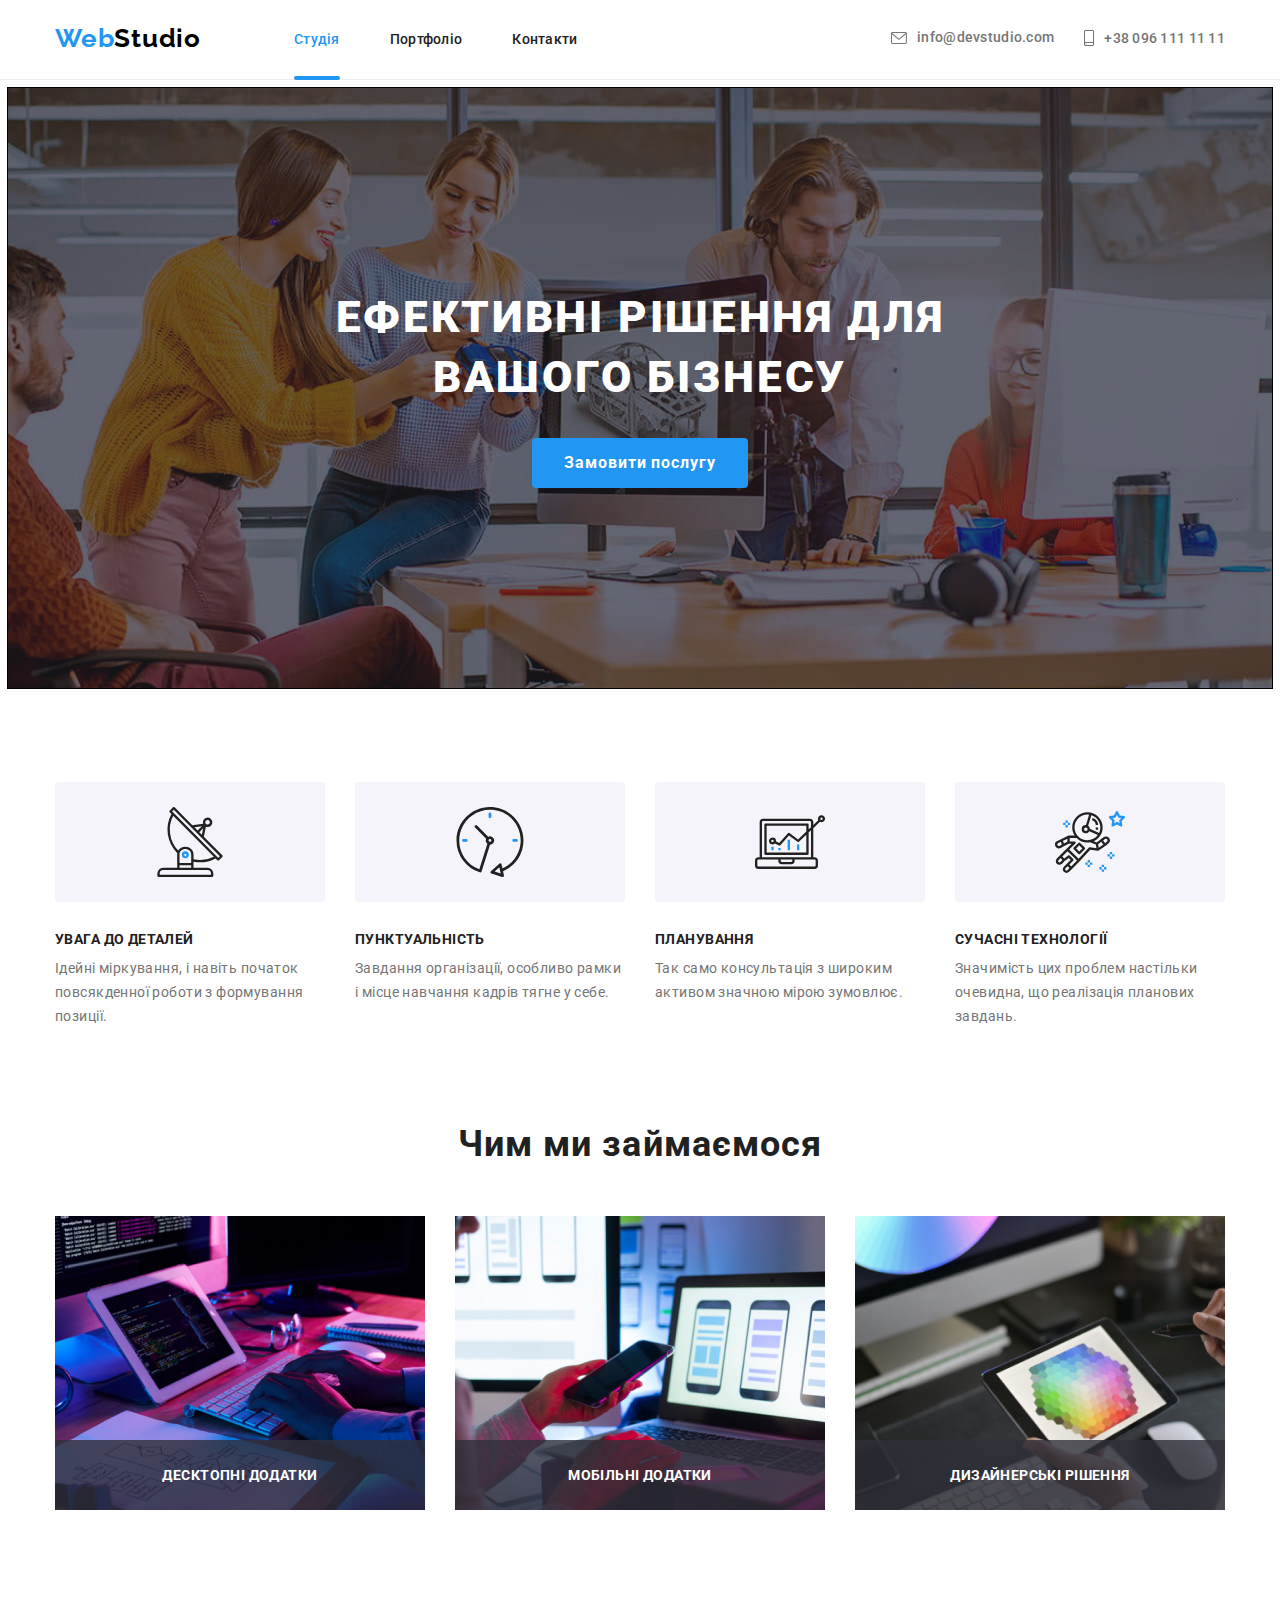
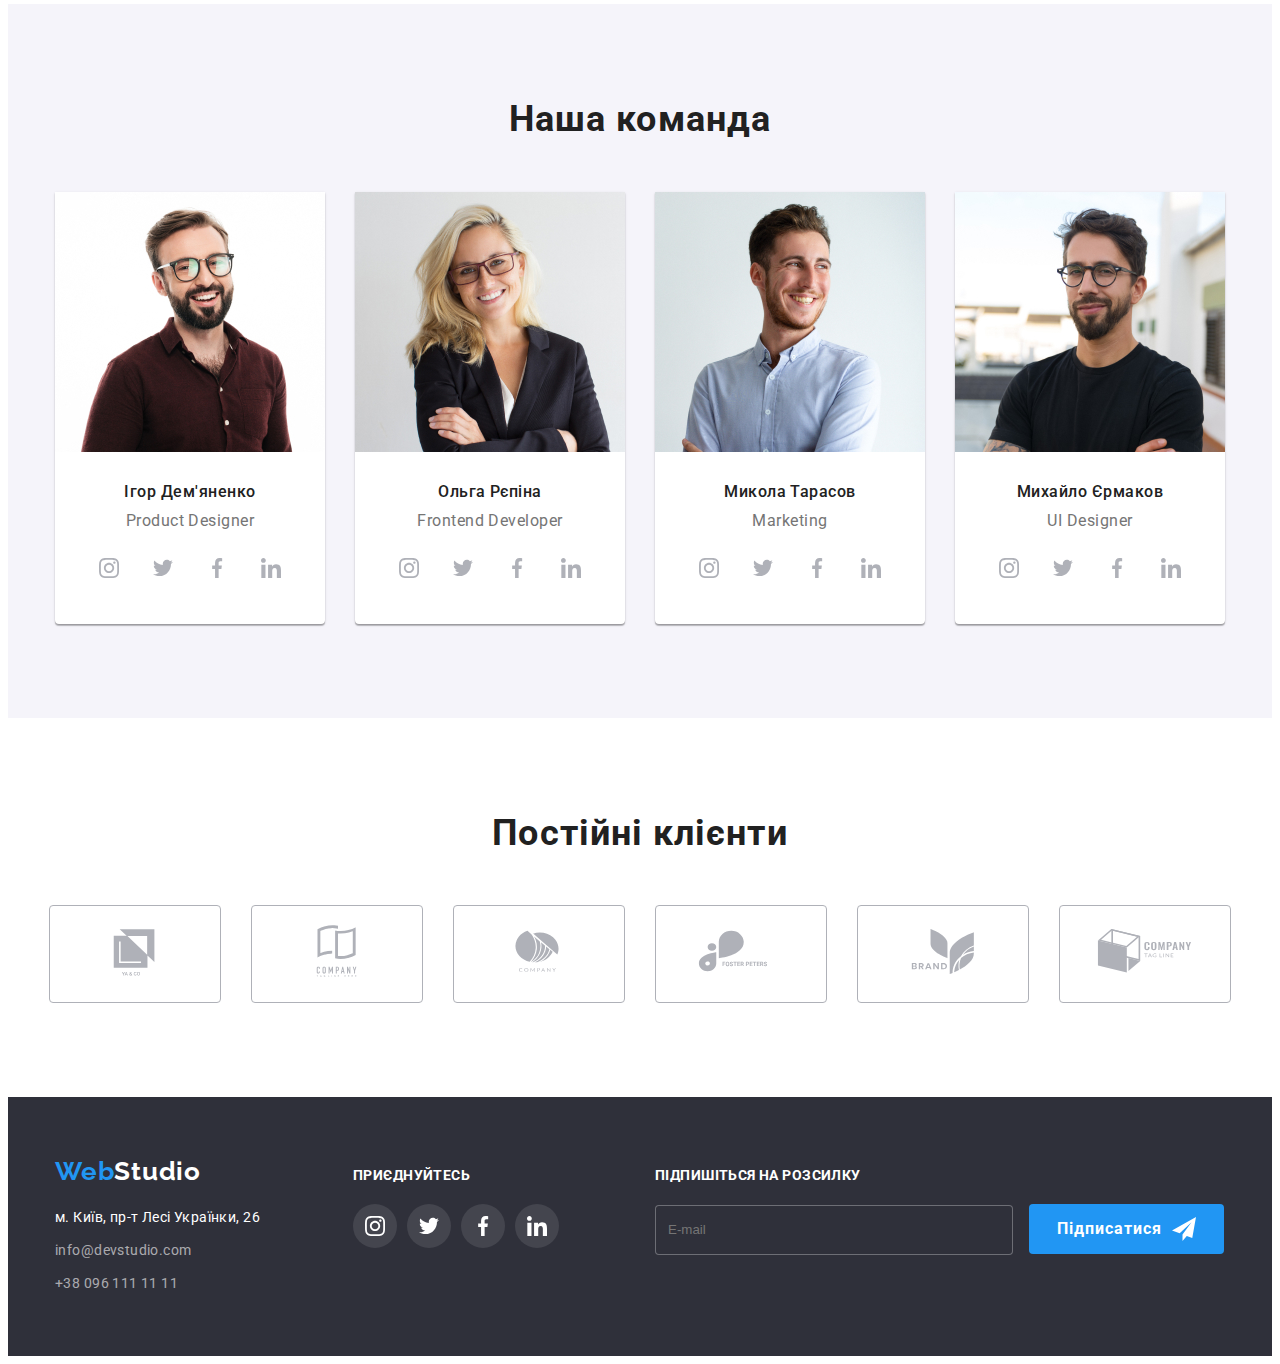
<file: index.html>
<!DOCTYPE html>
<html lang="uk">
<head>
    <meta charset="UTF-8">
    <meta http-equiv="X-UA-Compatible" content="IE=edge">
    <meta name="viewport" content="width=device-width, initial-scale=1.0">
    <link rel="preconnect" href="https://fonts.googleapis.com">
    <link rel="preconnect" href="https://fonts.gstatic.com" crossorigin>
    <link href="https://fonts.googleapis.com/css2?family=Raleway:wght@700&family=Roboto:wght@400;500;700;900&display=swap" rel="stylesheet">
    <link rel="stylesheet" href="https://cdnjs.cloudflare.com/ajax/libs/modern-normalize/1.1.0/modern-normalize.min.css"
        integrity="sha512-wpPYUAdjBVSE4KJnH1VR1HeZfpl1ub8YT/NKx4PuQ5NmX2tKuGu6U/JRp5y+Y8XG2tV+wKQpNHVUX03MfMFn9Q=="
        crossorigin="anonymous" referrerpolicy="no-referrer" />
    <link rel="stylesheet" href="./css/styles.css">
    <link rel="stylesheet" href="./css/main.min.css">
    <title>Студія</title>
</head>
<body>
    
    <!--Шапка-->
    <header class="page-header">
        <div class="container  main-nav">
            <nav class=" main-nav ">
                <a href="./index.html" class="logo"><span class="logo__first">Web</span><span
                        class="logo__second">Studio</span></a>
                <ul class="main-nav__list">
                    <li class="main-nav__item">
                        <a href="./index.html" class="main-nav__link main-nav__link--current">Студія</a>
                    </li>
                    <li class="main-nav__item">
                        <a href="./portfolio.html" class="main-nav__link ">Портфоліо</a>
                    </li>
                    <li class="main-nav__item">
                        <a href="" class="main-nav__link">Контакти</a>
                    </li>
                </ul>
            </nav>
            <ul class="contact-list ">
                <li class="contact-list__item">
                    <a href="mailto:info@devstudio.com" class="contact-list__link"><svg width="16" height="12"
                            class="contact-list__icon">
                            <use href="./images/basic/symbol-defs.svg#mail"></use>
                        </svg>info@devstudio.com</a>
                </li>
                <li class="contact-list__item">
                    <a href="tel:+380961111111" class="contact-list__link"><svg width="10" height="16"
                            class="contact-list__icon">
                            <use href="./images/basic/symbol-defs.svg#phone"></use>
                        </svg>+38 096 111 11 11</a>
                </li>
            </ul>
        </div>
    </header>
    <!--Контент-->
    <main>
        <!--Банер-->
        <section class="section back-image hero">
            <div class="container ">
                <h1 class="hero__title">ЕФЕКТИВНІ РІШЕННЯ ДЛЯ ВАШОГО БІЗНЕСУ</h1>
                <button type="button" class="hero__btn " data-modal-open>Замовити послугу</button>
            </div>
        </section>
        <!--Особливості-->
        <section class="special section" >
            <div class="container">
                <h2 class="nothing">Особливості</h2>
                <ul class="special__list">
                    <li class="special__item antena">
                        <h3 class="special__title">УВАГА ДО ДЕТАЛЕЙ</h3>
                        <p class="special__text">Ідейні міркування, і навіть початок повсякденної роботи з формування позиції.</p>
                    </li>
                    <li class="special__item clock">
                        <h3 class="special__title">ПУНКТУАЛЬНІСТЬ</h3>
                        <p class="special__text">Завдання організації, особливо рамки і місце навчання кадрів тягне у себе.</p>
                    </li>
                    <li class="special__item diagram">
                        <h3 class="special__title">ПЛАНУВАННЯ</h3>
                        <p class="special__text">Так само консультація з широким активом значною мірою зумовлює.</p>
                    </li>
                    <li class="special__item spaceman">
                        <h3 class="special__title">СУЧАСНІ ТЕХНОЛОГІЇ</h3>
                        <p class="special__text">Значимість цих проблем настільки очевидна, що реалізація планових завдань.</p>
                    </li>
                </ul>
            </div>
        </section>
        <!--Про компанію-->
        <section class="work section">
            <div class="container">
                <h2 class="title">Чим ми займаємося</h2>
                <ul class="work__list">
                    <li class="work__item">
                        <div class="work__face">
                            <img src="./images/basic/box1.jpg" alt="Приклад" width="370">
                            <div class="work__box">
                                <p class="work__text">Десктопні додатки</p>
                            </div>
                        </div>
                    </li>
                    <li class="work__item">
                        <div class="work__face">
                            <img src="./images/basic/box2.jpg" alt="Приклад" width="370">
                            <div class="work__box">
                                <p class="work__text">Мобільні додатки</p>
                            </div>
                        </div>
                    </li>
                    <li class="item">
                       <div class="work__face">
                        <img src="./images/basic/box3.jpg" alt="Приклад" width="370">
                        <div class="work__box">
                            <p class="work__text">Дизайнерські рішення</p>
                        </div>
                       </div>
                    </li>
                </ul>
            </div>
        </section>
        <!--Наша команда-->
        <section class="team section">
            <div class="container">
                <h2 class="title">Наша команда</h2>
                <ul class="team__list">
                    <li class="team__item">
                        <img src="./images/basic/face1.jpg" alt="фото Ігор Дем'яненко" width="270" >
                        <div class="team__description">
                            <h3 class="team__members-name">Ігор Дем'яненко</h3>
                            <p lang="en" class="team__profession">Product Designer</p>
                            <ul class="team__soc-list">
                                <li class="team__social">
                                    <a href="" class="team__link">
                                        <svg width="20" height="20" class="team__icon">
                                            <use href="./images/basic/symbol-defs.svg#instagram"></use>
                                        </svg>
                                    </a>
                                </li>
                                <li class="team__social">
                                    <a href="" class="team__link">
                                        <svg width="20" height="20" class="team__icon">
                                            <use href="./images/basic/symbol-defs.svg#twitter"></use>
                                        </svg>
                                    </a>
                                </li>
                                <li class="team__social" >
                                    <a href="" class="team__link">
                                        <svg width="20" height="20" class="team__icon">
                                            <use href="./images/basic/symbol-defs.svg#facebook"></use>
                                        </svg>
                                    </a>
                                </li>
                                <li class="team__social">
                                    <a href="" class="team__link">
                                        <svg width="20" height="20" class="team__icon">
                                            <use href="./images/basic/symbol-defs.svg#in"></use>
                                        </svg>
                                    </a>
                                </li>
                            </ul>
                        </div>
                    </li>
                    <li class="team__item">
                        <img src="./images/basic/face2.jpg" alt="фото Ольга Рєпіна" width="270" class="member-photo">
                        <div class="team__description">
                            <h3 class="team__members-name">Ольга Рєпіна</h3>
                            <p lang="en" class="team__profession">Frontend Developer</p>
                            <ul class="team__soc-list">
                                <li class="team__social">
                                    <a href="" class="team__link">
                                        <svg width="20" height="20" class="team__icon">
                                            <use href="./images/basic/symbol-defs.svg#instagram"></use>
                                        </svg>
                                    </a>
                                </li>
                                <li class="team__social">
                                    <a href="" class="team__link">
                                        <svg width="20" height="20" class="team__icon">
                                            <use href="./images/basic/symbol-defs.svg#twitter"></use>
                                        </svg>
                                    </a>
                                </li>
                                <li class="team__social">
                                    <a href="" class="team__link">
                                        <svg width="20" height="20" class="team__icon">
                                            <use href="./images/basic/symbol-defs.svg#facebook"></use>
                                        </svg>
                                    </a>
                                </li>
                                <li class="team__social">
                                    <a href="" class="team__link">
                                        <svg width="20" height="20" class="team__icon">
                                            <use href="./images/basic/symbol-defs.svg#in"></use>
                                        </svg>
                                    </a>
                                </li>
                            </ul>
                        </div>
                    </li>
                    <li class="team__item"> 
                        <img src="./images/basic/face3.jpg" alt="фото Микола Тарасов" width="270" class="member-photo">
                        <div class="team__description">
                            <h3 class="team__members-name">Микола Тарасов</h3>
                            <p lang="en" class="team__profession">Marketing</p>
                            <ul class="team__soc-list">
                                <li class="team__social">
                                    <a href="" class="team__link">
                                        <svg width="20" height="20" class="team__icon">
                                            <use href="./images/basic/symbol-defs.svg#instagram"></use>
                                        </svg>
                                    </a>
                                </li>
                                <li class="team__social">
                                    <a href="" class="team__link">
                                        <svg width="20" height="20" class="team__icon">
                                            <use href="./images/basic/symbol-defs.svg#twitter"></use>
                                        </svg>
                                    </a>
                                </li>
                                <li class="team__social">
                                    <a href="" class="team__link">
                                        <svg width="20" height="20" class="team__icon">
                                            <use href="./images/basic/symbol-defs.svg#facebook"></use>
                                        </svg>
                                    </a>
                                </li>
                                <li class=team__social">
                                    <a href="" class="team__link">
                                        <svg width="20" height="20" class="team__icon">
                                            <use href="./images/basic/symbol-defs.svg#in"></use>
                                        </svg>
                                    </a>
                                </li>
                            </ul>
                        </div>
                    </li >
                    <li class="team__item">
                        <img src="./images/basic/face4.jpg" alt="фото Михайло Єрмаков" width="270" class="member-photo">
                        <div class="team__description">
                            <h3 class="team__members-name">Михайло Єрмаков</h3>
                            <p lang="en" class="team__profession">UI Designer</p>
                            <ul class="team__soc-list">
                                <li class="team__social">
                                    <a href="" class="team__link">
                                        <svg width="20" height="20" class="team__icon">
                                            <use href="./images/basic/symbol-defs.svg#instagram"></use>
                                        </svg>
                                    </a>
                                </li>
                                <li class="team__social">
                                    <a href="" class="team__link">
                                        <svg width="20" height="20" class="team__icon">
                                            <use href="./images/basic/symbol-defs.svg#twitter"></use>
                                        </svg>
                                    </a>
                                </li>
                                <li class="team__social">
                                    <a href="" class="team__link">
                                        <svg width="20" height="20" class="team__icon">
                                            <use href="./images/basic/symbol-defs.svg#facebook"></use>
                                        </svg>
                                    </a>
                                </li>
                                <li class="team__social">
                                    <a href="" class="team__link">
                                        <svg width="20" height="20" class="team__icon">
                                            <use href="./images/basic/symbol-defs.svg#in"></use>
                                        </svg>
                                    </a>
                                </li>
                            </ul>
                        </div>
                    </li>
                </ul>
            </div>
        </section>
        <!--Постійні клієнти-->
        <section class="section">
            <div class="container">
                <h2 class="title" >Постійні клієнти</h2>
                <ul class="client__list">
                    <li class="client__item">
                        <a href="" class="client__link">
                            <svg class="client__icon" width="106" height="60">
                                <use href="./images/basic/symbol-defs.svg#client1"></use>
                            </svg>
                        </a>
                    </li>
                    <li class="client__item">
                        <a href="" class="client__link">
                            <svg class="client__icon" width="106" height="60">
                                <use href="./images/basic/symbol-defs.svg#client2"></use>
                            </svg>
                        </a>
                    </li>
                    <li class="client__item">
                        <a href="" class="client__link">
                            <svg class="client__icon" width="106" height="60">
                                <use href="./images/basic/symbol-defs.svg#client3"></use>
                            </svg>
                        </a>
                    </li>
                    <li class="client__item">
                        <a href="" class="client__link">
                            <svg class="client__icon" width="106" height="60">
                                <use href="./images/basic/symbol-defs.svg#client4"></use>
                            </svg>
                        </a>
                    </li>
                    <li class="client__item">
                        <a href="" class="client__link">
                            <svg class="client__icon" width="106" height="60">
                                <use href="./images/basic/symbol-defs.svg#client5"></use>
                            </svg>
                        </a>
                    </li>
                    <li class="client__item">
                        <a href="" class="client__link">
                            <svg class="client__icon" width="106" height="60">
                                <use href="./images/basic/symbol-defs.svg#client6"></use>
                            </svg>
                        </a>
                    </li>
                </ul>
            </div>
        </section>
    
    </main>
    <!--Підвал-->
    <footer class="footer">
        <div class="container main-contact">
            <div class="connection">
                <a href="./index.html" class="logo logo--inverse"><span class="logo__first--inverse">Web</span><span
                        class="logo__second--inverse">Studio</span></a>
                <address class="connection__address ">
                    <ul class="connection__contact-list">
                        <li class="connection__item">
                            <span class="connection__location">м. Київ, пр-т Лесі Українки, 26</span>
                        </li>
                        <li class="connection__item">
                            <a href="mailto:info@devstudio.com" class="connection__link">info@devstudio.com</a>
                        </li>
                        <li class="connection__item">
                            <a href="tel:+380961111111" class="connection__link">+38 096 111 11 11</a>
                        </li>
                    </ul>
                </address>
            </div>
            <div class="social">
                <span class="social__title">Приєднуйтесь</span>
                <ul class="social__list">
                    <li class="social__item">
                        <a href="" class="social__link">
                            <svg width="20" height="20" class="social__icon">
                                <use href="./images/basic/symbol-defs.svg#instagram"></use>
                            </svg>
                        </a>
                    </li>
                    <li class="social__item">
                        <a href="" class="social__link">
                            <svg width="20" height="20" class="social__icon">
                                <use href="./images/basic/symbol-defs.svg#twitter"></use>
                            </svg>
                        </a>
                    </li>
                    <li class="social__item">
                        <a href="" class="social__link">
                            <svg width="20" height="20" class="social__icon">
                                <use href="./images/basic/symbol-defs.svg#facebook"></use>
                            </svg>
                        </a>
                    </li>
                    <li class="social__item">
                        <a href="" class="social__link">
                            <svg width="20" height="20" class="social__icon">
                                <use href="./images/basic/symbol-defs.svg#in"></use>
                            </svg>
                        </a>
                    </li>
                </ul>
            </div>
            <form action="" class="footer-form">
                <p class="footer-form__title">Підпишіться на розсилку</p>
                <input type="email" name="mail" id="mail" class=" footer-form__input footer-form__input--active" placeholder="E-mail">
                <label for="mail" class="footer-form__label"></label>
                <button class="footer-form__btn">Підписатися<svg class="footer-form__icon" width="24" height="24">
                        <use href="./images/basic/icons.svg#icon-send"></use>
                    </svg></button>
            </form>
        </div>
        <div class=" backdrop backdrop--hidden " data-modal>
            <div class="modal">
                <button class="modal__close-btn " data-modal-close>
                    <svg width="18" height="18" class="modal__close-icon">
                        <use href="./images/basic/symbol-defs.svg#close-btn"></use>
                    </svg>
                </button>
                <form action="" class="modal__form">
                    <p class="form__title">Залиште свої дані, ми вам передзвонимо</p>
        
                    <div class="form__group">
        
                        <input type="text" name="user-name" id="name" class="form__input form__input--active" placeholder=" ">
                        <svg class="form__icon form__icon--active" width="18" height="18">
                            <use href="./images/basic/icons.svg#form-user"></use>
                        </svg>
                        <label for="name" class="form__label form__label--transform">Ім'я</label>
                    </div>
        
                    <div class="form__group">
        
                        <input type="tel" name="phone-number" id="phone" class="form__input form__input--active" placeholder=" ">
                        <svg class="form__icon form__icon--active" width="18" height="18">
                            <use href="./images/basic/icons.svg#form-phone"></use>
                        </svg>
                        <label for="phone" class="form__label form__label--transform">Телефон</label>
                    </div>
        
                    <div class="form__group">
        
                        <input type="email" name="mail" id="mail" class="form__input form__input--active" placeholder=" ">
                        <svg class="form__icon form__icon--active" width="18" height="18">
                            <use href="./images/basic/icons.svg#form-mail"></use>
                        </svg>
                        <label for="mail" class="form__label form__label--transform">Пошта</label>
                    </div>
        
                    <div class="form__group">
        
                        <textarea name="comment" id="comment" rows="8" placeholder="Введіть текст"
                            class="form__input-comment form__input-comment--active"></textarea>
                        <label for="comment" class="form__label-comment form__label-comment--transform">Коментар</label>
                    </div>
        
                    <div class="form__checkbox-group">
                        <label for="conditions" class="form__label-checkbox">
                            <input type="checkbox" name="conditions" id="conditions" value="agreement"
                                class="form__input-checkbox form__input-checkbox--checked">
                            <svg class="form__check-icon form__check-icon--active" width="16" height="15">
                                <use href="./images/basic/icons.svg#icon-check"></use>
                            </svg>Погоджуюся з розсилкою та приймаю <a href="" class="form__link">Умови договору</a>
                        </label>
                    </div>
        
                    <button type="form__submit" class="form__submit">Відправити</button>
                </form>
            </div>
        </div>
    </footer>
    <script>
        document.querySelector('.form__input-comment').addEventListener
        ('focusin', e => {
            e.currentTarget.placeholder = e.currentTarget.dataset.placeholder;
        });
        document.querySelector('.form__input-comment').addEventListener
                ('focusout', e => {
                    e.currentTarget.placeholder = ' ';
                });
    </script>
    
    <script>
        const { height: pageHeaderHeight } = document
            .querySelector(".page-header")
            .getBoundingClientRect();
        document.body.style.paddingTop = `${pageHeaderHeight}px`
    </script>
    <script src="./js/modal.js"></script>
</body>
</html>
</file>
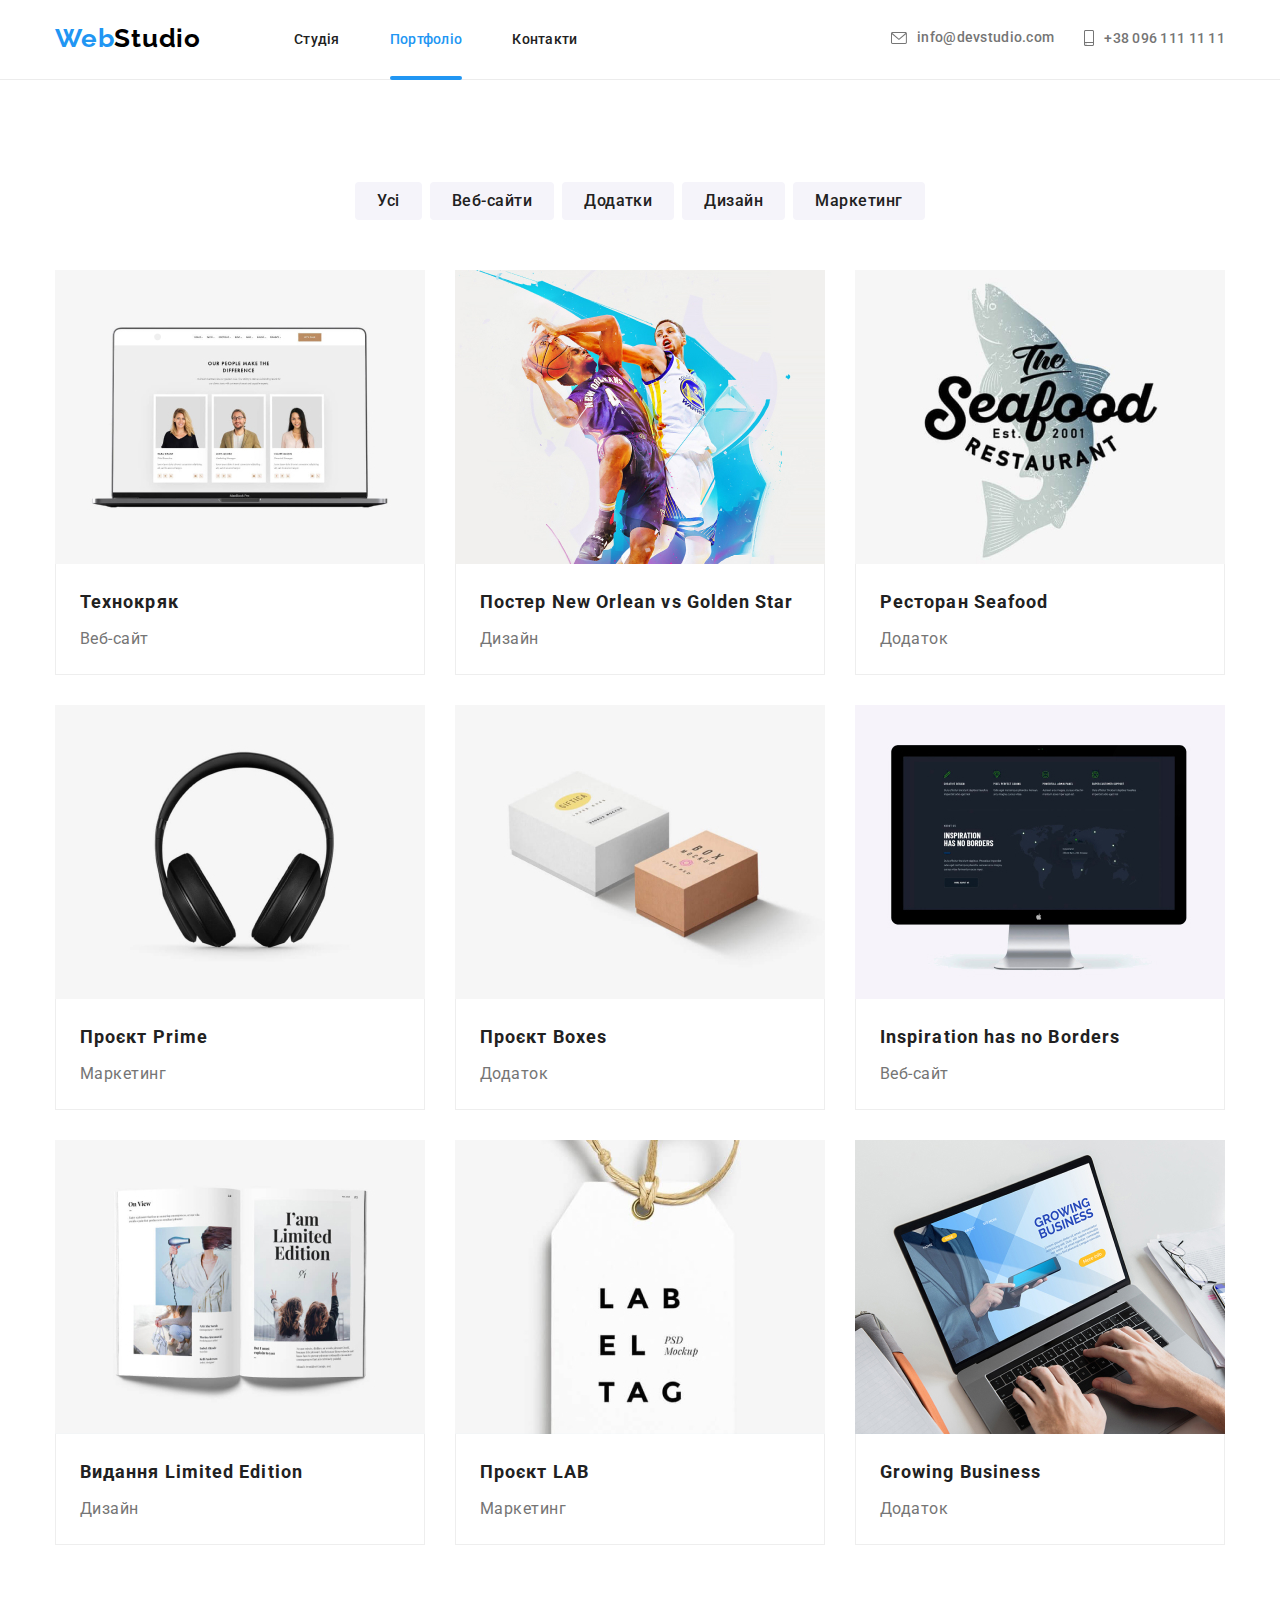
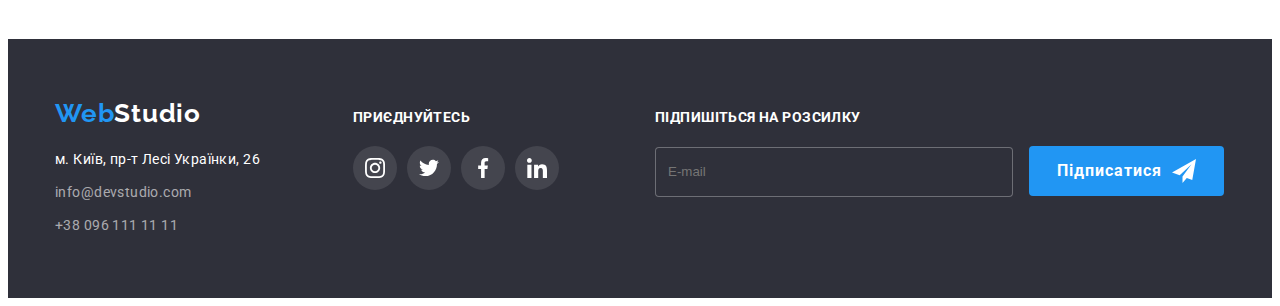
<file: portfolio.html>
<!DOCTYPE html>
<html lang="uk">
<head>
    <meta charset="UTF-8">
    <meta http-equiv="X-UA-Compatible" content="IE=edge">
    <meta name="viewport" content="width=device-width, initial-scale=1.0">
    <link rel="preconnect" href="https://fonts.googleapis.com">
    <link rel="preconnect" href="https://fonts.gstatic.com" crossorigin>
    <link
        href="https://fonts.googleapis.com/css2?family=Raleway:wght@700&family=Roboto:wght@400;500;700;900&display=swap"
        rel="stylesheet">
    <link rel="stylesheet" href="https://cdnjs.cloudflare.com/ajax/libs/modern-normalize/1.1.0/modern-normalize.min.css"
        integrity="sha512-wpPYUAdjBVSE4KJnH1VR1HeZfpl1ub8YT/NKx4PuQ5NmX2tKuGu6U/JRp5y+Y8XG2tV+wKQpNHVUX03MfMFn9Q=="
        crossorigin="anonymous" referrerpolicy="no-referrer" />
    <link rel="stylesheet" href="./css/styles.css">
    <link rel="stylesheet" href="./css/main.min.css">
    <title>Студія</title>
</head>
    <body>
        <!--Шапка-->
        <header class="page-header">
            <div class="container  main-nav">
                <nav class=" main-nav ">
                    <a href="./index.html" class="logo"><span class="logo__first">Web</span><span
                            class="logo__second">Studio</span></a>
                    <ul class="main-nav__list">
                        <li class="main-nav__item">
                            <a href="./index.html" class="main-nav__link">Студія</a>
                        </li>
                        <li class="main-nav__item">
                            <a href="./portfolio.html" class="main-nav__link main-nav__link--current">Портфоліо</a>
                        </li>
                        <li class="main-nav__item">
                            <a href="" class="main-nav__link">Контакти</a>
                        </li>
                    </ul>
                </nav>
                <ul class="contact-list ">
                    <li class="contact-list__item">
                        <a href="mailto:info@devstudio.com" class="contact-list__link"><svg width="16" height="12" class="contact-list__icon">
                                <use href="./images/basic/symbol-defs.svg#mail"></use>
                            </svg>info@devstudio.com</a>
                    </li>
                    <li class="contact-list__item">
                        <a href="tel:+380961111111" class="contact-list__link"><svg width="10" height="16" class="contact-list__icon">
                                <use href="./images/basic/symbol-defs.svg#phone"></use>
                            </svg>+38 096 111 11 11</a>
                    </li>
                </ul>
            </div>
        </header>
        <!--Контент-->
        <main>
            <section class="section">
                <div class="container">
                    <div class="filter">
                        <h1 class="nothing">Портфоліо</h1>
                        <ul class="filter__list">
                            <li class="filter__item">
                                <button type="button" class="filter__btn">Усі</button>
                            </li>
                            <li class="filter__item">
                                <button type="button" class="filter__btn">Веб-сайти</button>
                            </li>
                            <li class="filter__item">
                                <button type="button" class="filter__btn">Додатки</button>
                            </li>
                            <li class="filter__item">
                                <button type="button" class="filter__btn">Дизайн</button>
                            </li>
                            <li class="filter__item">
                                <button type="button" class="filter__btn">Маркетинг</button>
                            </li>
                        </ul>
                    </div>
                    
                    <ul class="content">
                        <li class="content__item">
                            <a href="" class="content__link">
                                <div class="content__box">
                                    <img src="./images/portfolio/1con.jpg" alt="Технокряк" width="370">
                                    <div class="content__text-box content__text-box-active">
                                        <p class="content__text">Ресурс пропонує комплексні пропозиції з різним рівнем функціоналу та сервісів. Все це
                                            дозволить
                                            відвідувачу отримати
                                            вичерпні відомості про компанію чи приватну особу.
                                        </p>
                                    </div>
                                </div>
                                <div class="content__description">
                                    <h2 class="content__publisher">Технокряк</h2>
                                    <p class="content__value">Веб-сайт</p>
                                </div>
                            </a>
                        </li>
                        <li class="content__item">
                            <a href="" class="content__link">
                                <div class="content__box">
                                    <img src="./images/portfolio/2con.jpg" alt="Постер New Orlean vs Golden Star" width="370">
                                    <div class="content__text-box content__text-box-active">
                                        <p class="content__text">Ресурс пропонує комплексні пропозиції з різним рівнем функціоналу та сервісів. Все це
                                        дозволить
                                        відвідувачу отримати
                                        вичерпні відомості про компанію чи приватну особу.</p>
                                    </div>
                                </div>
                                <div class="content__description">
                                    <h2 class="content__publisher">Постер New Orlean vs Golden Star</h2>
                                    <p class="content__value">Дизайн</p>
                                </div>
                            </a>
                        </li>
                        <li class="content__item">
                            <a href="" class="content__link">
                                <div class="content__box">
                                    <img src="./images/portfolio/3con.jpg" alt="Ресторан Seafood" width="370">
                                    <div class="content__text-box content__text-box-active">
                                    
                                        <p class="content__text">Ресурс пропонує комплексні пропозиції з різним рівнем функціоналу та сервісів. Все це
                                        дозволить
                                        відвідувачу отримати
                                        вичерпні відомості про компанію чи приватну особу.</p>
                                    </div>
                                </div>
                                <div class="content__description">
                                    <h2 class="content__publisher">Ресторан Seafood</h2>
                                    <p class="content__value">Додаток</p>
                                </div>
                            </a>
                        </li>
                        <li class="content__item">
                            <a href="" class="content__link">
                                <div class="content__box">
                                    <img src="./images/portfolio/4con.jpg" alt="Проєкт Prime" width="370">
                                    <div class="content__text-box content__text-box-active">
                                    
                                        <p class="content__text">Ресурс пропонує комплексні пропозиції з різним рівнем функціоналу та сервісів. Все це
                                        дозволить
                                        відвідувачу отримати
                                        вичерпні відомості про компанію чи приватну особу.</p>
                                    </div>
                                </div>
                                <div class="content__description">
                                    <h2 class="content__publisher">Проєкт Prime</h2>
                                    <p class="content__value">Маркетинг</p>
                                </div>
                            </a>
                        </li>
                        <li class="content__item">
                            <a href="" class="content__link">
                                <div class="content__box">
                                    <img src="./images/portfolio/5con.jpg" alt="Проєкт Boxes" width="370">
                                    <div class="content__text-box content__text-box-active">
                                    
                                        <p class="content__text">Ресурс пропонує комплексні пропозиції з різним рівнем функціоналу та сервісів. Все це
                                        дозволить
                                        відвідувачу отримати
                                        вичерпні відомості про компанію чи приватну особу.</p>
                                    </div>
                                </div>
                                <div class="content__description">
                                    <h2 class="content__publisher">Проєкт Boxes</h2>
                                    <p class="content__value">Додаток</p>
                                </div>
                            </a>
                        </li>
                        <li class="content__item">
                            <a href="" class="content__link">
                                <div class="content__box">
                                    <img src="./images/portfolio/6con.jpg" alt="Inspiration has no Borders" width="370">
                                    <div class="content__text-box content__text-box-active">
                                    
                                        <p class="content__text">Ресурс пропонує комплексні пропозиції з різним рівнем функціоналу та сервісів. Все це
                                        дозволить
                                        відвідувачу отримати
                                        вичерпні відомості про компанію чи приватну особу.</p>
                                    </div>
                                </div>
                                <div class="content__description">
                                    <h2 class="content__publisher">Inspiration has no Borders</h2>
                                    <p class="content__value">Веб-сайт</p>
                                </div>
                            </a>
                        </li>
                        <li class="content__item">
                            <a href="" class="content__link">
                                <div class="content__box">
                                    <img src="./images/portfolio/7con.jpg" alt="Видання Limited Edition" width="370">
                                    <div class="content__text-box content__text-box-active">
                                    
                                        <p class="content__text">Ресурс пропонує комплексні пропозиції з різним рівнем функціоналу та сервісів. Все це
                                        дозволить
                                        відвідувачу отримати
                                        вичерпні відомості про компанію чи приватну особу.</p>
                                    </div>
                                </div>
                                <div class="content__description">
                                    <h2 class="content__publisher">Видання Limited Edition</h2>
                                    <p class="content__value">Дизайн</p>
                                </div>
                            </a>
                        </li>
                        <li class="content__item">
                            <a href="" class="content__link">
                                <div class="content__box">
                                    <img src="./images/portfolio/8con.jpg" alt="Проєкт LAB" width="370">
                                    <div class="content__text-box content__text-box-active">
                                    
                                        <p class="content__text">Ресурс пропонує комплексні пропозиції з різним рівнем функціоналу та сервісів. Все це
                                        дозволить
                                        відвідувачу отримати
                                        вичерпні відомості про компанію чи приватну особу.</p>
                                    </div>
                                </div>
                                <div class="content__description">
                                    <h2 class="content__publisher">Проєкт LAB</h2>
                                    <p class="content__value">Маркетинг</p>
                                </div>
                            </a>
                        </li>
                        <li class="content__item">
                            <a href="" class="content__link">
                                <div class="content__box">
                                    <img src="./images/portfolio/9con.jpg" alt="Growing Business" width="370">
                                    <div class="content__text-box content__text-box-active">
                                    
                                        <p class="content__text">Ресурс пропонує комплексні пропозиції з різним рівнем функціоналу та сервісів. Все це
                                        дозволить
                                        відвідувачу отримати
                                        вичерпні відомості про компанію чи приватну особу.</p>
                                    </div>
                                </div>
                                <div class="content__description">
                                    <h2 class="content__publisher">Growing Business</h2>
                                    <p class="content__value">Додаток</p>
                                </div>
                            </a>
                        </li>
                    </ul>
                </div>
            </section>
        </main>
        <!--Підвал-->
        <footer class="footer">
            <div class="container main-contact">
                <div class="connection">
                    <a href="./index.html" class="logo logo--inverse"><span class="logo__first--inverse">Web</span><span
                            class="logo__second--inverse">Studio</span></a>
                    <address class="connection__address ">
                        <ul class="connection__contact-list">
                            <li class="connection__item">
                                <span class="connection__location">м. Київ, пр-т Лесі Українки, 26</span>
                            </li>
                            <li class="connection__item">
                                <a href="mailto:info@devstudio.com" class="connection__link">info@devstudio.com</a>
                            </li>
                            <li class="connection__item">
                                <a href="tel:+380961111111" class="connection__link">+38 096 111 11 11</a>
                            </li>
                        </ul>
                    </address>
                </div>
                <div class="social">
                    <span class="social__title">Приєднуйтесь</span>
                    <ul class="social__list">
                        <li class="social__item">
                            <a href="" class="social__link">
                                <svg width="20" height="20" class="social__icon">
                                    <use href="./images/basic/symbol-defs.svg#instagram"></use>
                                </svg>
                            </a>
                        </li>
                        <li class="social__item">
                            <a href="" class="social__link">
                                <svg width="20" height="20" class="social__icon">
                                    <use href="./images/basic/symbol-defs.svg#twitter"></use>
                                </svg>
                            </a>
                        </li>
                        <li class="social__item">
                            <a href="" class="social__link">
                                <svg width="20" height="20" class="social__icon">
                                    <use href="./images/basic/symbol-defs.svg#facebook"></use>
                                </svg>
                            </a>
                        </li>
                        <li class="social__item">
                            <a href="" class="social__link">
                                <svg width="20" height="20" class="social__icon">
                                    <use href="./images/basic/symbol-defs.svg#in"></use>
                                </svg>
                            </a>
                        </li>
                    </ul>
                </div>
                <form action="" class="footer-form">
                    <p class="footer-form__title">Підпишіться на розсилку</p>
                    <input type="email" name="mail" id="mail" class="footer-form__input" placeholder="E-mail">
                    <label for="mail" class="footer-form__label"></label>
                    <button class="footer-form__btn">Підписатися<svg class="footer-form__icon" width="24" height="24">
                            <use href="./images/basic/icons.svg#icon-send"></use>
                        </svg></button>
                </form>
            </div>
        </footer>
        <script>
            const{height:pageHeaderHeight} = document
                .querySelector(".page-header")
                .getBoundingClientRect();
            document.body.style.paddingTop = `${pageHeaderHeight}px`
        </script>
    </body>
</html>
</file>
<file: css/styles.css>
/* main (basic)*/

/* Банер */


/* Особливості */

/* Про компанію */

/* Наша команда */


/* Постійні клієнти */


    /* main (portfolio)*/


/* Фільтр */


/* Зміст портфоліо */




/* Footer */
</file>
<file: css/main.min.css>
:root{--primary-text-color: #757575;--secondary-text-color: #212121;--accent-color: #2196F3;--time-animation: cubic-bezier(0.4, 0, 0.2, 1) }body{background-color:#fff;color:var(--primary-text-color);font-family:Roboto,sans-serif;z-index:8}ul{margin:0;padding:0}h1,h2,h3,h4,h5,h6,p{margin-top:0;margin-bottom:0}*,*::before,*::after{box-sizing:border-box}img{display:block;max-width:100%;height:auto}.nothing{position:absolute;width:1px;height:1px;margin:-1px;border:0;padding:0;white-space:nowrap;-webkit-clip-path:inset(100%);clip-path:inset(100%);clip:rect(0 0 0 0);overflow:hidden}.section{padding-bottom:94px;padding-top:94px}.title{color:var(--secondary-text-color);font-weight:700;font-size:36px;line-height:1.2;text-align:center;letter-spacing:.03em;margin-bottom:50px}.container{width:1200px;margin-left:auto;margin-right:auto;padding-left:15px;padding-right:15px}.page-header{min-height:80px;position:fixed;top:0;left:0;width:100%;background-color:#fff;border-bottom:1px solid #ececec;padding-top:24px;padding-bottom:24px;z-index:9}.main-nav{display:flex;align-items:center}.logo{color:var(--secondary-text-color);font-family:Raleway,sans-serif;font-weight:700;font-size:26px;line-height:1.1;letter-spacing:.03em;text-decoration:none;margin-right:93px}.logo__first{color:var(--accent-color)}.logo__second{color:#000}.main-nav__list{list-style:none;display:flex}.main-nav__item:not(:last-child){margin-right:50px}.main-nav__link{position:relative;padding-top:6px;padding-bottom:6px;color:var(--secondary-text-color);font-weight:500;font-size:14px;line-height:1.1;letter-spacing:.02em;text-decoration:none;transition:color 250ms var(--time-animation)}.main-nav__link::after{position:absolute;bottom:-27px;left:0;content:"";width:100%;height:4px;background-color:var(--accent-color);border-radius:2px;transform:scaleX(0);transition:opacity 250ms var(--time-animation),transform 250ms var(--time-animation)}.main-nav__link:hover::after{transform:scaleX(1)}.main-nav__link--current::after{position:absolute;bottom:-27px;left:0;content:"";background-color:var(--accent-color);width:100%;height:4px;border-radius:2px;transform:scaleX(1)}.main-nav__link:hover,.main-nav__link:focus,.main-nav__link--current{color:var(--accent-color)}.contact-list{display:flex;list-style:none;margin-left:auto}.contact-list__item:not(:last-child){margin-right:30px}.contact-list__link{display:flex;align-items:center;padding-top:4px;padding-bottom:4px;color:var(--primary-text-color);font-weight:500;font-size:14px;line-height:1.1;letter-spacing:.02em;text-decoration:none;transition:color 250ms var(--time-animation)}.contact-list__link:hover,.contact-list__link:focus{color:var(--accent-color)}.contact-list__icon{fill:currentColor;margin-right:10px}.back-image{max-width:1600px;outline:1px solid #000;margin-left:auto;margin-right:auto;background-image:linear-gradient(to right, rgba(47, 48, 58, 0.4), rgba(47, 48, 58, 0.4)),url("../images/basic/back-img.jpg");background-size:cover;background-repeat:no-repeat;background-position:center}.hero{background-color:#2f303a;color:#fff;text-align:center;padding-top:200px;padding-bottom:200px}.hero__title{font-weight:900;font-size:44px;line-height:1.36;letter-spacing:.06em;text-transform:uppercase;margin-top:0;margin-right:auto;margin-left:auto;margin-bottom:30px;max-width:696px}.hero__btn{display:inline-block;background:var(--accent-color);color:#fff;font-family:Roboto;font-weight:700;font-size:16px;line-height:1.88;letter-spacing:.06em;cursor:pointer;padding:10px 32px;border-radius:4px;border:0;transition:background-color 250ms var(--time-animation)}.hero__btn:hover,.hero__btn:focus{background-color:#188ce8;color:#fff}.special{background-color:#fff}.special__list{list-style:none;display:flex}.special__item{flex-basis:calc((100% - 90px)/4);margin-right:30px}.special__item::before{content:"";display:block;height:120px;background-color:#f5f4fa;background-size:70px;background-repeat:no-repeat;background-position:center;margin-bottom:30px;border-radius:4px}.special__item:last-child{margin:0}.antena::before{background-image:url(../images/basic/antenna.svg)}.clock::before{background-image:url(../images/basic/clock.svg)}.diagram::before{background-image:url(../images/basic/diagram.svg)}.spaceman::before{background-image:url(../images/basic/astronaut.svg)}.special__title{color:var(--secondary-text-color);font-weight:700;font-size:14px;line-height:1.12;letter-spacing:.03em;text-transform:uppercase;margin-bottom:10px}.special__text{font-size:14px;line-height:1.71;letter-spacing:.03em}.work{background-color:#fff;padding-top:0}.work__list{list-style:none;display:flex}.work__item:not(:last-child){margin-right:30px}.work__face{position:relative}.work__box{position:absolute;display:flex;align-items:center;justify-content:center;background-color:rgba(47,48,58,.8);width:100%;height:70px;bottom:0;left:0}.work__text{font-weight:700;font-size:14px;line-height:16px;text-align:center;letter-spacing:.03em;text-transform:uppercase;color:#fff}.team{background-color:#f5f4fa;padding-top:94px;padding-bottom:94px}.team__list{list-style:none;display:flex}.team__item{box-shadow:0px 1px 3px rgba(0,0,0,.12),0px 1px 1px rgba(0,0,0,.14),0px 2px 1px rgba(0,0,0,.2);border-radius:0px 0px 4px 4px;background-color:#fff;flex-basis:calc((100% - 90px)/4);margin-right:30px}.team__item:last-child{margin-right:0}.team__description{text-align:center;padding-bottom:30px;padding-top:30px}.team__members-name{color:var(--secondary-text-color);font-weight:500;font-size:16px;line-height:1.2;letter-spacing:.03em;margin-bottom:10px}.team__profession{color:var(--primary-text-color);font-size:16px;line-height:1.2;letter-spacing:.03em;margin-bottom:16px}.team__soc-list{list-style:none;display:flex;justify-content:center}.team__social{width:44px;height:44px}.team__social:not(:last-child){margin-right:10px}.team__link{display:inline-block;width:100%;height:100%;color:#afb1b8;padding:12px;border-radius:50%;transition:color 250ms cubic-bezier(0.4, 0, 0.2, 1),background-color 250ms cubic-bezier(0.4, 0, 0.2, 1)}.team__link:hover,.team__link:focus{color:#fff;background-color:var(--accent-color)}.team__icon{fill:currentColor}.client__list{list-style:none;display:flex;justify-content:center}.client__item:not(:last-child){margin-right:30px}.client__link{display:inline-block;border:1px solid #afb1b8;border-radius:4px;color:#afb1b8;width:100%;height:100%;padding:16px 32px;transition:color 250ms var(--time-animation),border-color 250ms var(--time-animation)}.client__link:hover,.client__link:focus{color:var(--accent-color);border-color:var(--accent-color)}.client__icon{fill:currentColor}.filter{margin-bottom:50px}.filter__list{font-weight:500;font-size:16px;line-height:1.62;letter-spacing:.03em;list-style:none;display:flex;justify-content:center}.filter__btn{background-color:#f5f4fa;display:inline-block;color:var(--secondary-text-color);cursor:pointer;font-family:Roboto;font-style:normal;font-weight:500;font-size:16px;line-height:1.62;letter-spacing:.03em;border:0;border-radius:4px;padding:6px 22px;transition:background-color 250ms var(--time-animation),color 250ms var(--time-animation),box-shadow 250ms var(--time-animation)}.filter__btn:hover,.filter__btn:focus{background-color:var(--accent-color);color:#fff;box-shadow:0px 3px 1px rgba(0,0,0,.1),0px 1px 2px rgba(0,0,0,.08),0px 2px 2px rgba(0,0,0,.12)}.filter__item:not(:last-child){margin-right:8px}.content{list-style:none;display:flex;flex-wrap:wrap}.content__item{background-color:#fff;width:calc((100% - 60px)/3);margin-right:30px}.content__item:nth-child(3n){margin-right:0}.content__item:not(:nth-last-child(-n+3)){margin-bottom:30px}.content__link{display:inline-block;font-size:16px;line-height:1.88;letter-spacing:.03em;color:#eee;text-decoration:none;transition:box-shadow 250ms var(--time-animation)}.content__link:hover,.content__link:focus{box-shadow:0px 1px 1px rgba(0,0,0,.12),0px 4px 4px rgba(0,0,0,.06),1px 4px 6px rgba(0,0,0,.16)}.content__link:hover .content__text-box-active,.content__link:focus .content__text-box-active{transform:translateY(0)}.content__publisher{margin-bottom:4px;font-weight:700;font-size:18px;line-height:2;letter-spacing:.06em;color:var(--secondary-text-color)}.content__box{position:relative;overflow:hidden}.content__text-box{padding-left:24px;padding-right:24px;display:flex;align-items:center;justify-content:center;position:absolute;top:0;left:0;width:100%;height:100%;background-color:rgba(33,150,243,.9);transform:translateY(100%);transition:transform 250ms var(--time-animation)}.content__text{font-size:18px;line-height:1.56;letter-spacing:.03em;color:#fff}.content__description{padding:20px 24px;border-bottom:1px solid #eee;border-right:1px solid #eee;border-left:1px solid #eee}.content__value{margin-top:0;color:var(--primary-text-color);font-size:16px;line-height:1.88;letter-spacing:.03em}.footer{background:#2f303a;padding-top:60px;padding-bottom:60px}.main-contact{display:flex;align-items:baseline}.logo--inverse{display:inline-block;margin-bottom:20px;margin-right:0}.logo__first--inverse{color:var(--accent-color)}.logo__second--inverse{color:#fff}.connection__contact-list{list-style:none;margin-left:auto}.connection__address{font-style:normal;font-size:14px;line-height:1.71;letter-spacing:.03em}.connection__location{color:#fff}.connection__link{color:rgba(255,255,255,.6);text-decoration:none;padding:0;line-height:1.71;transition:color 250ms var(--time-animation)}.connection__item:not(:last-child){margin-bottom:9px}.social{margin-left:93px}.footer-form__title,.social__title{display:block;font-family:Roboto;font-weight:700;font-size:14px;line-height:1.14;letter-spacing:.03em;text-transform:uppercase;color:#fff;margin-bottom:20px}.social__list{list-style:none;display:flex}.social__item{width:44px;height:44px}.social__item:not(:last-child){margin-right:10px}.social__link{display:inline-block;width:100%;height:100%;color:#fff;background-color:rgba(255,255,255,.1);padding:12px;border-radius:50%;transition:background-color 250ms var(--time-animation)}.social__link:hover,.social__link:focus{color:#fff;background-color:var(--accent-color)}.social__icon{fill:currentColor}.footer-form{margin-left:auto;width:570px}.footer-form__input{padding:15px 12px;height:50px;width:358px;background-color:#2f303a;border:1px solid rgba(255,255,255,.3);border-radius:4px;color:#fff;transition:border-color 250ms var(--time-animation),box-shadow 250ms var(--time-animation)}.footer-form__input--active:focus{outline:none;border-color:var(--accent-color);box-shadow:0px 4px 4px rgba(0,0,0,.15)}.footer-form__btn{position:relative;padding:10px 62px 10px 28px;display:inline-block;margin-left:12px;background-color:var(--accent-color);text-align:center;align-items:center;color:#fff;font-family:Roboto;font-weight:700;font-size:16px;line-height:1.88;letter-spacing:.06em;cursor:pointer;border-radius:4px;border:0;transition:background-color 250ms var(--time-animation),bos-shadow 250ms var(--time-animation)}.footer-form__btn:hover,.footer-form__btn:focus{box-shadow:0px 4px 4px rgba(0,0,0,.15);background-color:#188ce8}.footer-form__icon{position:absolute;right:28px;top:50%;transform:translateY(-50%)}.backdrop{position:fixed;top:0;left:0;width:100%;height:100%;background-color:rgba(0,0,0,.2);z-index:10}.backdrop--hidden{visibility:hidden;opacity:0;pointer-events:none}.modal{position:absolute;width:528px;background-color:#fff;top:50%;left:50%;box-shadow:0px 1px 3px rgba(0,0,0,.12),0px 1px 1px rgba(0,0,0,.14),0px 2px 1px rgba(0,0,0,.2);border-radius:4px;transform:translate(-50%, -50%) scale(1, 1);transition:transform 500ms var(--time-animation)}.backdrop.backdrop--hidden .modal{transform:translate(-50%, -50%) scale(0.2, 0.2)}.modal__close-btn{cursor:pointer;display:flex;align-items:center;justify-content:center;background-color:inherit;color:#000;display:flex;position:absolute;right:8px;top:8px;border:1px solid rgba(0,0,0,.1);border-radius:50%;width:30px;height:30px;transition:color 250ms var(--time-animation)}.modal__close-btn:hover,.modal__close-btn:focus{color:var(--accent-color)}.modal__close-icon{fill:currentColor}.modal__form{height:100%;width:100%;padding:40px;margin-left:auto;margin-right:auto;font-size:12px;line-height:1.17;text-align:center}.form__title{margin-bottom:12px;font-weight:700;font-size:20px;line-height:1.15;text-align:center;letter-spacing:.03em;color:#212121}.form__group{position:relative;display:flex;flex-direction:column}.form__group:not(:last-child){margin-bottom:28px}.form__input{padding:12px 42px;height:40px;border:1px solid rgba(33,33,33,.2);border-radius:4px;transition:outline-color 250ms var(--time-animation)}.form__input--active:focus{outline:none;border-color:var(--accent-color)}.form__input--active:not(:-moz-placeholder-shown)~.form__label--transform{transform:translate(-38px, -35px)}.form__input--active:not(:-ms-input-placeholder)~.form__label--transform{transform:translate(-38px, -35px)}.form__input--active:focus~.form__label--transform,.form__input--active:not(:placeholder-shown)~.form__label--transform{transform:translate(-38px, -35px)}.form__input--active:focus~.form__icon--active{fill:var(--accent-color)}.form__input-comment{padding:12px 16px;border:1px solid rgba(33,33,33,.2);border-radius:4px}.form__input-comment--active:focus{outline:none;border-color:var(--accent-color)}.form__input-comment--active:not(:-moz-placeholder-shown)~.form__label-comment--transform{transform:translate(-28px, -35px)}.form__input-comment--active:not(:-ms-input-placeholder)~.form__label-comment--transform{transform:translate(-28px, -35px)}.form__input-comment--active:focus~.form__label-comment--transform,.form__input-comment--active:not(:placeholder-shown)~.form__label-comment--transform{transform:translate(-28px, -35px)}.form__icon{position:absolute;display:inline-block;left:12px;top:50%;transform:translateY(-50%);fill:var(--secondary-text-color);transition:fill 250ms var(--time-animation)}.form__label{position:absolute;top:50%;left:40px;transform:translateY(-50%);transition:transform 250ms var(--time-animation),color 250ms var(--time-animation)}.form__label-comment{position:absolute;top:20px;left:40px;transform:translateY(-50%);transition:transform 250ms var(--time-animation),color 250ms var(--time-animation)}.form__checkbox-group{margin-bottom:30px}.form__label-checkbox{display:block;position:relative;font-size:14px;line-height:1.71;letter-spacing:.03em}.form__input-checkbox{position:absolute;width:1px;height:1px;margin:-1px;border:0;padding:0;white-space:nowrap;-webkit-clip-path:inset(100%);clip-path:inset(100%);clip:rect(0 0 0 0);overflow:hidden}.form__input-checkbox--checked:focus~.form__check-icon--active{border-color:var(--accent-color);box-shadow:0px 1px 1px rgba(0,0,0,.1),0px 1px 1px rgba(0,0,0,.08),0px 1px 1px rgba(0,0,0,.12)}.form__input-checkbox--checked:checked~.form__check-icon--active{background-color:var(--accent-color);border-color:rgba(33,33,33,0);box-shadow:0px 1px 1px rgba(0,0,0,.1),0px 1px 1px rgba(0,0,0,.08),0px 1px 1px rgba(0,0,0,.12)}.form__check-icon{position:absolute;top:11px;left:10px;transform:translateY(-50%);border:2px solid #212121;border-radius:2px;transition:background-color 250ms var(--time-animation),border-color 250ms var(--time-animation),box-shadow 250ms var(--time-animation)}.form__link{color:var(--accent-color)}textarea{resize:none}textarea:placeholder{color:rgba(117,117,117,.5)}.form__submit{margin-right:auto;margin-left:auto;display:inline-block;text-align:center;align-items:center;padding:10px 52px;background-color:var(--accent-color);color:#fff;font-family:Roboto;font-weight:700;font-size:16px;line-height:1.88;letter-spacing:.06em;cursor:pointer;border-radius:4px;border:0;transition:background-color 250ms var(--time-animation),bos-shadow 250ms var(--time-animation)}.form__submit:hover,.form__submit:focus{box-shadow:0px 4px 4px rgba(0,0,0,.15);background-color:#188ce8}/*# sourceMappingURL=main.min.css.map */
</file>
